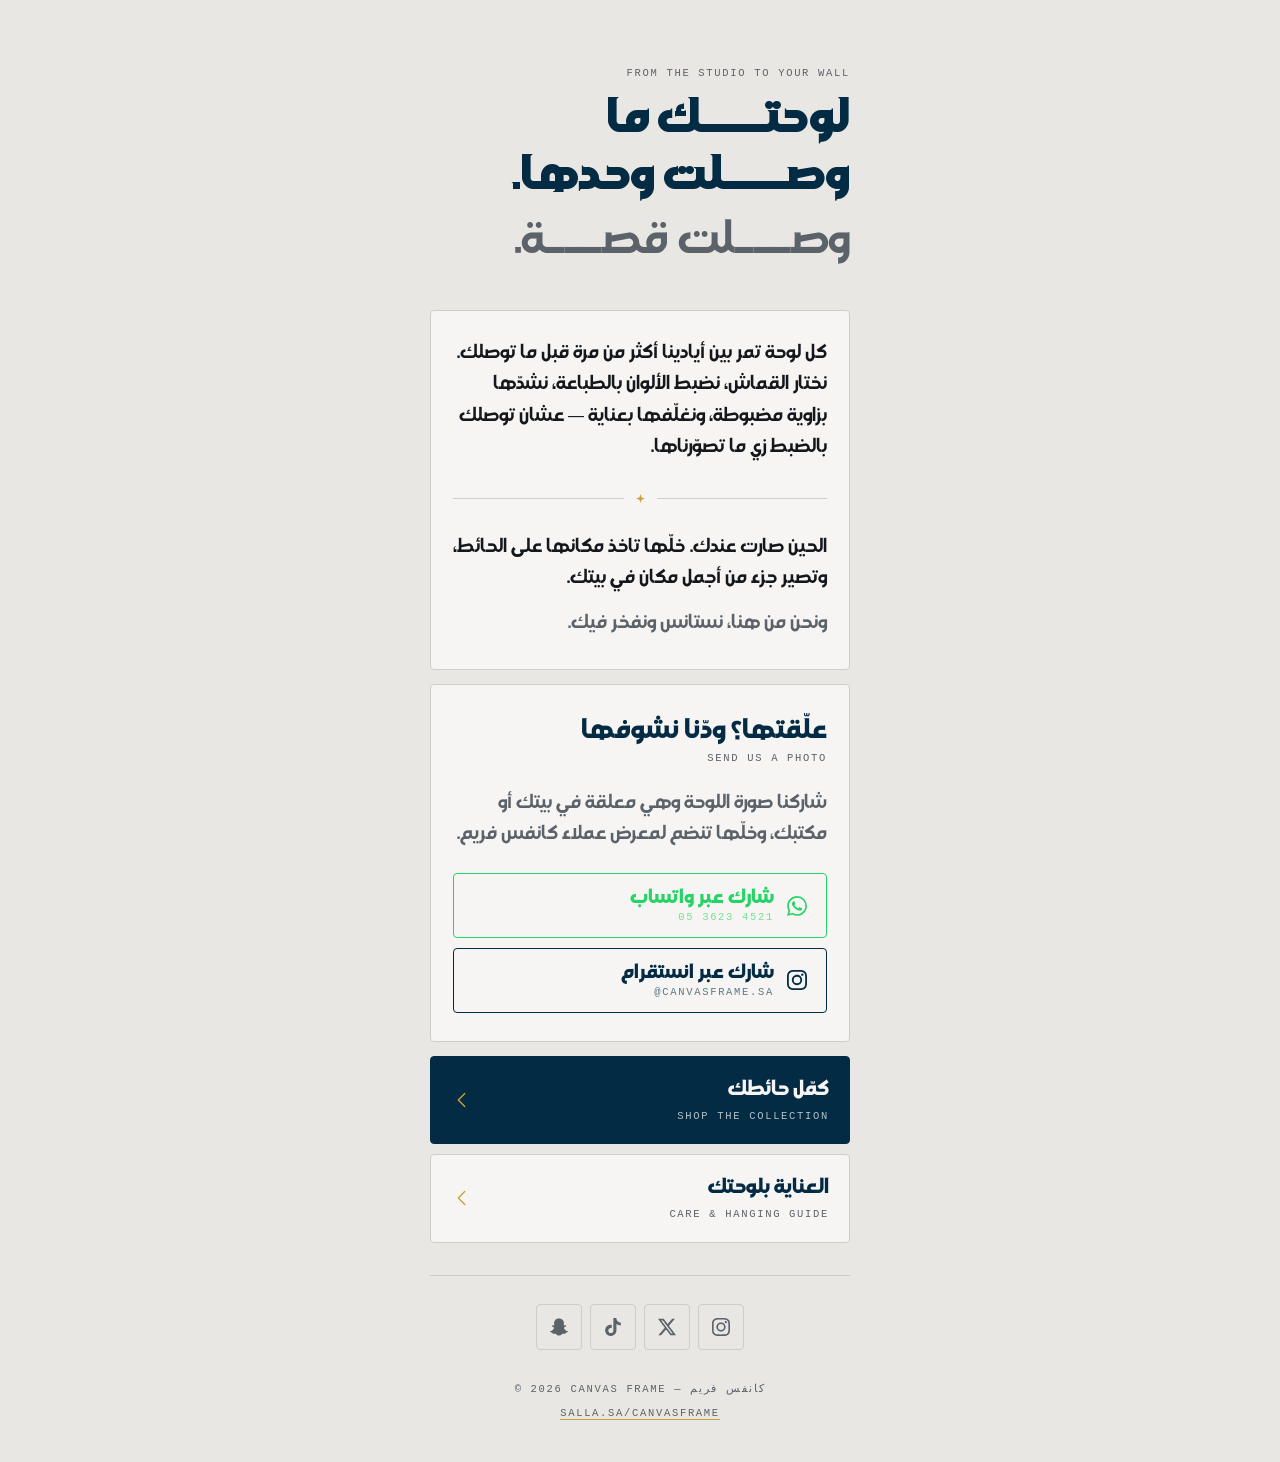
<file: index.html>
<!DOCTYPE html>
<html lang="ar" dir="rtl">
<head>
<meta charset="UTF-8">
<meta name="viewport" content="width=device-width, initial-scale=1.0, viewport-fit=cover">
<title>كانفس فريم — لوحتك وصلت | Canvas Frame</title>

<meta name="description" content="لوحتك ما وصلت وحدها. وصلت قصة. | Every Canvas Frame piece passes through our hands before it reaches your wall.">
<meta name="theme-color" content="#032b44">

<meta property="og:type" content="website">
<meta property="og:title" content="كانفس فريم — لوحتك وصلت | Canvas Frame">
<meta property="og:description" content="لوحتك ما وصلت وحدها. وصلت قصة.">
<meta property="og:image" content="https://aboodsu-source.github.io/canvas-frame/logo.svg">
<meta property="og:url" content="https://aboodsu-source.github.io/canvas-frame/">
<meta property="og:site_name" content="Canvas Frame">
<meta property="og:locale" content="ar_SA">

<meta name="twitter:card" content="summary_large_image">
<meta name="twitter:site" content="@canvasframe_sa">
<meta name="twitter:title" content="كانفس فريم — لوحتك وصلت | Canvas Frame">
<meta name="twitter:description" content="لوحتك ما وصلت وحدها. وصلت قصة.">
<meta name="twitter:image" content="https://aboodsu-source.github.io/canvas-frame/logo.svg">

<link rel="stylesheet" href="brand.css?v=4">
</head>
<body>

<div class="wrap">

  <div class="statement">
    <span class="stamp">From the studio to your wall</span>
    <h1>
      لوحتـــك ما وصـــلت وحدها.
      <em>وصـــلت قصـــة.</em>
    </h1>
  </div>

  <div class="card">
    <p>كل لوحة تمر بين أيادينا أكثر من مرة قبل ما توصلك. نختار القماش، نضبط الألوان بالطباعة، نشدّها بزاوية مضبوطة، ونغلّفها بعناية — عشان توصلك بالضبط زي ما تصوّرناها.</p>
    <div class="divider">
      <svg width="20" height="20" viewBox="0 0 24 24" aria-hidden="true"><path d="M12 0l3 9 9 3-9 3-3 9-3-9-9-3 9-3z"/></svg>
    </div>
    <p>الحين صارت عندك. خلّها تاخذ مكانها على الحائط، وتصير جزء من أجمل مكان في بيتك.</p>
    <p class="muted">ونحن من هنا، نستانس ونفخر فيك.</p>
  </div>

  <!-- ─── Their proven CTA: the photo comes back, and so do they ─── -->
  <div class="card">
    <h2>علّقتها؟ ودّنا نشوفها</h2>
    <span class="stamp">Send us a photo</span>
    <p class="muted">شاركنا صورة اللوحة وهي معلقة في بيتك أو مكتبك، وخلّها تنضم لمعرض عملاء كانفس فريم.</p>

    <div class="btn-stack">
      <a class="btn btn--wa" href="https://wa.me/966536234521" target="_blank" rel="noopener">
        <svg width="20" height="20" viewBox="0 0 24 24"><path d="M17.472 14.382c-.297-.149-1.758-.867-2.03-.967-.273-.099-.471-.148-.67.15-.197.297-.767.966-.94 1.164-.173.199-.347.223-.644.075-.297-.15-1.255-.463-2.39-1.475-.883-.788-1.48-1.761-1.653-2.059-.173-.297-.018-.458.13-.606.134-.133.298-.347.446-.52.149-.174.198-.298.298-.497.099-.198.05-.371-.025-.52-.075-.149-.669-1.612-.916-2.207-.242-.579-.487-.5-.669-.51-.173-.008-.371-.01-.57-.01-.198 0-.52.074-.792.372-.272.297-1.04 1.016-1.04 2.479 0 1.462 1.065 2.875 1.213 3.074.149.198 2.096 3.2 5.077 4.487.709.306 1.262.489 1.694.625.712.227 1.36.195 1.871.118.571-.085 1.758-.719 2.006-1.413.248-.694.248-1.289.173-1.413-.074-.124-.272-.198-.57-.347m-5.421 7.403h-.004a9.87 9.87 0 01-5.031-1.378l-.361-.214-3.741.982.998-3.648-.235-.374a9.86 9.86 0 01-1.51-5.26c.001-5.45 4.436-9.884 9.888-9.884 2.64 0 5.122 1.03 6.988 2.898a9.825 9.825 0 012.893 6.994c-.003 5.45-4.437 9.884-9.885 9.884m8.413-18.297A11.815 11.815 0 0012.05 0C5.495 0 .16 5.335.157 11.892c0 2.096.547 4.142 1.588 5.945L.057 24l6.305-1.654a11.882 11.882 0 005.683 1.448h.005c6.554 0 11.89-5.335 11.893-11.893a11.821 11.821 0 00-3.48-8.413Z"/></svg>
        <span>
          شارك عبر واتساب
          <span class="stamp">05 3623 4521</span>
        </span>
      </a>
      <a class="btn" href="https://instagram.com/canvasframe.sa" target="_blank" rel="noopener">
        <svg width="20" height="20" viewBox="0 0 24 24"><path d="M7.0301.084c-1.2768.0602-2.1487.264-2.911.5634-.7888.3075-1.4575.72-2.1228 1.3877-.6652.6677-1.075 1.3368-1.3802 2.127-.2954.7638-.4956 1.6365-.552 2.914-.0564 1.2775-.0689 1.6882-.0626 4.947.0062 3.2586.0206 3.6671.0825 4.9473.061 1.2765.264 2.1482.5635 2.9107.308.7889.72 1.4573 1.388 2.1228.6679.6655 1.3365 1.0743 2.1285 1.38.7632.295 1.6361.4961 2.9134.552 1.2773.056 1.6884.069 4.9462.0627 3.2578-.0062 3.668-.0207 4.9478-.0814 1.28-.0607 2.147-.2652 2.9098-.5633.7889-.3086 1.4578-.72 2.1228-1.3881.665-.6682 1.0745-1.3378 1.3795-2.1284.2957-.7632.4966-1.636.552-2.9124.056-1.2809.0692-1.6898.063-4.948-.0063-3.2583-.021-3.6668-.0817-4.9465-.0607-1.2797-.264-2.1487-.5633-2.9117-.3084-.7889-.72-1.4568-1.3876-2.1228C21.2982 1.33 20.628.9208 19.8378.6165 19.074.321 18.2017.1197 16.9244.0645 15.6471.0093 15.236-.005 11.977.0014 8.718.0076 8.31.0215 7.0301.0839m.1402 21.6932c-1.17-.0509-1.8053-.2453-2.2287-.408-.5606-.216-.96-.4771-1.3819-.895-.422-.4178-.6811-.8186-.9-1.378-.1644-.4234-.3624-1.058-.4171-2.228-.0595-1.2645-.072-1.6442-.079-4.848-.007-3.2037.0053-3.583.0607-4.848.05-1.169.2456-1.805.408-2.2282.216-.5613.4762-.96.895-1.3816.4188-.4217.8184-.6814 1.3783-.9003.423-.1651 1.0575-.3614 2.227-.4171 1.2655-.06 1.6447-.072 4.848-.079 3.2033-.007 3.5835.005 4.8495.0608 1.169.0508 1.8053.2445 2.228.408.5608.216.96.4754 1.3816.895.4217.4194.6816.8176.9005 1.3787.1653.4217.3617 1.056.4169 2.2263.0602 1.2655.0739 1.645.0796 4.848.0058 3.203-.0055 3.5834-.061 4.848-.051 1.17-.245 1.8055-.408 2.2294-.216.5604-.4763.96-.8954 1.3814-.419.4215-.8181.6811-1.3783.9-.4224.1649-1.0577.3617-2.2262.4174-1.2656.0595-1.6448.072-4.8493.079-3.2045.007-3.5825-.006-4.848-.0608M16.953 5.5864A1.44 1.44 0 1 0 18.39 4.144a1.44 1.44 0 0 0-1.437 1.4424M5.8385 12.012c.0067 3.4032 2.7706 6.1557 6.173 6.1493 3.4026-.0065 6.157-2.7701 6.1506-6.1733-.0065-3.4032-2.771-6.1565-6.174-6.1498-3.403.0067-6.156 2.771-6.1496 6.1738M8 12.0077a4 4 0 1 1 4.008 3.9921A3.9996 3.9996 0 0 1 8 12.0077"/></svg>
        <span>
          شارك عبر انستقرام
          <span class="stamp">@canvasframe.sa</span>
        </span>
      </a>
    </div>
  </div>

  <!-- ─── Actions ─── -->
  <nav class="actions">

    <a class="action action--lead" href="https://salla.sa/canvasframe" target="_blank" rel="noopener">
      <span>
        <span class="action-ar">كمّل حائطك</span>
        <span class="stamp">Shop the collection</span>
      </span>
      <svg width="20" height="20" class="arrow" viewBox="0 0 24 24" aria-hidden="true">
        <path d="M15 5l-7 7 7 7" stroke-linecap="round" stroke-linejoin="round"/>
      </svg>
    </a>

    <a class="action" href="care.html">
      <span>
        <span class="action-ar">العناية بلوحتك</span>
        <span class="stamp">Care &amp; hanging guide</span>
      </span>
      <svg width="20" height="20" class="arrow" viewBox="0 0 24 24" aria-hidden="true">
        <path d="M15 5l-7 7 7 7" stroke-linecap="round" stroke-linejoin="round"/>
      </svg>
    </a>

  </nav>

  <div class="social">
    <a href="https://instagram.com/canvasframe.sa" target="_blank" rel="noopener" aria-label="Instagram">
      <svg width="20" height="20" viewBox="0 0 24 24"><path d="M7.0301.084c-1.2768.0602-2.1487.264-2.911.5634-.7888.3075-1.4575.72-2.1228 1.3877-.6652.6677-1.075 1.3368-1.3802 2.127-.2954.7638-.4956 1.6365-.552 2.914-.0564 1.2775-.0689 1.6882-.0626 4.947.0062 3.2586.0206 3.6671.0825 4.9473.061 1.2765.264 2.1482.5635 2.9107.308.7889.72 1.4573 1.388 2.1228.6679.6655 1.3365 1.0743 2.1285 1.38.7632.295 1.6361.4961 2.9134.552 1.2773.056 1.6884.069 4.9462.0627 3.2578-.0062 3.668-.0207 4.9478-.0814 1.28-.0607 2.147-.2652 2.9098-.5633.7889-.3086 1.4578-.72 2.1228-1.3881.665-.6682 1.0745-1.3378 1.3795-2.1284.2957-.7632.4966-1.636.552-2.9124.056-1.2809.0692-1.6898.063-4.948-.0063-3.2583-.021-3.6668-.0817-4.9465-.0607-1.2797-.264-2.1487-.5633-2.9117-.3084-.7889-.72-1.4568-1.3876-2.1228C21.2982 1.33 20.628.9208 19.8378.6165 19.074.321 18.2017.1197 16.9244.0645 15.6471.0093 15.236-.005 11.977.0014 8.718.0076 8.31.0215 7.0301.0839m.1402 21.6932c-1.17-.0509-1.8053-.2453-2.2287-.408-.5606-.216-.96-.4771-1.3819-.895-.422-.4178-.6811-.8186-.9-1.378-.1644-.4234-.3624-1.058-.4171-2.228-.0595-1.2645-.072-1.6442-.079-4.848-.007-3.2037.0053-3.583.0607-4.848.05-1.169.2456-1.805.408-2.2282.216-.5613.4762-.96.895-1.3816.4188-.4217.8184-.6814 1.3783-.9003.423-.1651 1.0575-.3614 2.227-.4171 1.2655-.06 1.6447-.072 4.848-.079 3.2033-.007 3.5835.005 4.8495.0608 1.169.0508 1.8053.2445 2.228.408.5608.216.96.4754 1.3816.895.4217.4194.6816.8176.9005 1.3787.1653.4217.3617 1.056.4169 2.2263.0602 1.2655.0739 1.645.0796 4.848.0058 3.203-.0055 3.5834-.061 4.848-.051 1.17-.245 1.8055-.408 2.2294-.216.5604-.4763.96-.8954 1.3814-.419.4215-.8181.6811-1.3783.9-.4224.1649-1.0577.3617-2.2262.4174-1.2656.0595-1.6448.072-4.8493.079-3.2045.007-3.5825-.006-4.848-.0608M16.953 5.5864A1.44 1.44 0 1 0 18.39 4.144a1.44 1.44 0 0 0-1.437 1.4424M5.8385 12.012c.0067 3.4032 2.7706 6.1557 6.173 6.1493 3.4026-.0065 6.157-2.7701 6.1506-6.1733-.0065-3.4032-2.771-6.1565-6.174-6.1498-3.403.0067-6.156 2.771-6.1496 6.1738M8 12.0077a4 4 0 1 1 4.008 3.9921A3.9996 3.9996 0 0 1 8 12.0077"/></svg>
    </a>
    <a href="https://x.com/canvasframe_sa" target="_blank" rel="noopener" aria-label="X">
      <svg width="20" height="20" viewBox="0 0 24 24"><path d="M18.901 1.153h3.68l-8.04 9.19L24 22.846h-7.406l-5.8-7.584-6.638 7.584H.474l8.6-9.83L0 1.154h7.594l5.243 6.932ZM17.61 20.644h2.039L6.486 3.24H4.298Z"/></svg>
    </a>
    <a href="https://www.tiktok.com/@canvasframe_sa" target="_blank" rel="noopener" aria-label="TikTok">
      <svg width="20" height="20" viewBox="0 0 24 24"><path d="M12.525.02c1.31-.02 2.61-.01 3.91-.02.08 1.53.63 3.09 1.75 4.17 1.12 1.11 2.7 1.62 4.24 1.79v4.03c-1.44-.05-2.89-.35-4.2-.97-.57-.26-1.1-.59-1.62-.93-.01 2.92.01 5.84-.02 8.75-.08 1.4-.54 2.79-1.35 3.94-1.31 1.92-3.58 3.17-5.91 3.21-1.43.08-2.86-.31-4.08-1.03-2.02-1.19-3.44-3.37-3.65-5.71-.02-.5-.03-1-.01-1.49.18-1.9 1.12-3.72 2.58-4.96 1.66-1.44 3.98-2.13 6.15-1.72.02 1.48-.04 2.96-.04 4.44-.99-.32-2.15-.23-3.02.37-.63.41-1.11 1.04-1.36 1.75-.21.51-.15 1.07-.14 1.61.24 1.64 1.82 3.02 3.5 2.87 1.12-.01 2.19-.66 2.77-1.61.19-.33.4-.67.41-1.06.1-1.79.06-3.57.07-5.36.01-4.03-.01-8.05.02-12.07z"/></svg>
    </a>
    <a href="https://www.snapchat.com/add/canvasframe.sa" target="_blank" rel="noopener" aria-label="Snapchat">
      <svg width="20" height="20" viewBox="0 0 24 24"><path d="M12.206.793c.99 0 4.347.276 5.93 3.821.529 1.193.403 3.219.299 4.847l-.003.06c-.012.18-.022.345-.03.51.075.045.203.09.401.09.3-.016.659-.12 1.033-.301.165-.088.344-.104.464-.104.182 0 .359.029.509.09.45.149.734.479.734.838.015.449-.39.839-1.213 1.168-.089.029-.209.075-.344.119-.45.135-1.139.36-1.333.81-.09.224-.061.524.12.868l.015.015c.06.136 1.526 3.475 4.791 4.014.255.044.435.27.42.509 0 .075-.015.149-.045.225-.24.569-1.273.988-3.146 1.271-.059.091-.12.375-.164.57-.029.179-.074.36-.134.553-.076.271-.27.405-.555.405h-.03c-.135 0-.313-.031-.538-.074-.36-.075-.765-.135-1.273-.135-.3 0-.599.015-.913.074-.6.104-1.123.464-1.723.884-.853.599-1.826 1.288-3.294 1.288-.06 0-.119-.015-.18-.015h-.149c-1.468 0-2.427-.675-3.279-1.288-.599-.42-1.107-.779-1.707-.884-.314-.045-.629-.074-.928-.074-.54 0-.958.089-1.272.149-.211.043-.391.074-.54.074-.374 0-.523-.224-.583-.42-.061-.192-.09-.389-.135-.567-.046-.181-.105-.494-.166-.57-1.918-.222-2.95-.642-3.189-1.226-.031-.063-.052-.15-.055-.225-.015-.243.165-.465.42-.509 3.264-.54 4.73-3.879 4.791-4.02l.016-.029c.18-.345.224-.645.119-.869-.195-.434-.884-.658-1.332-.809-.121-.029-.24-.074-.346-.119-1.107-.435-1.257-.93-1.197-1.273.09-.479.674-.793 1.168-.793.146 0 .27.029.383.074.42.194.789.3 1.104.3.234 0 .384-.06.465-.105l-.046-.569c-.098-1.626-.225-3.651.307-4.837C7.392 1.077 10.739.807 11.727.807l.419-.015h.06z"/></svg>
    </a>
  </div>

  <footer>
    <span class="stamp">© 2026 Canvas Frame — كانفس فريم</span>
    <span class="stamp"><a href="https://salla.sa/canvasframe">salla.sa/canvasframe</a></span>
  </footer>

</div>

</body>
</html>
</file>
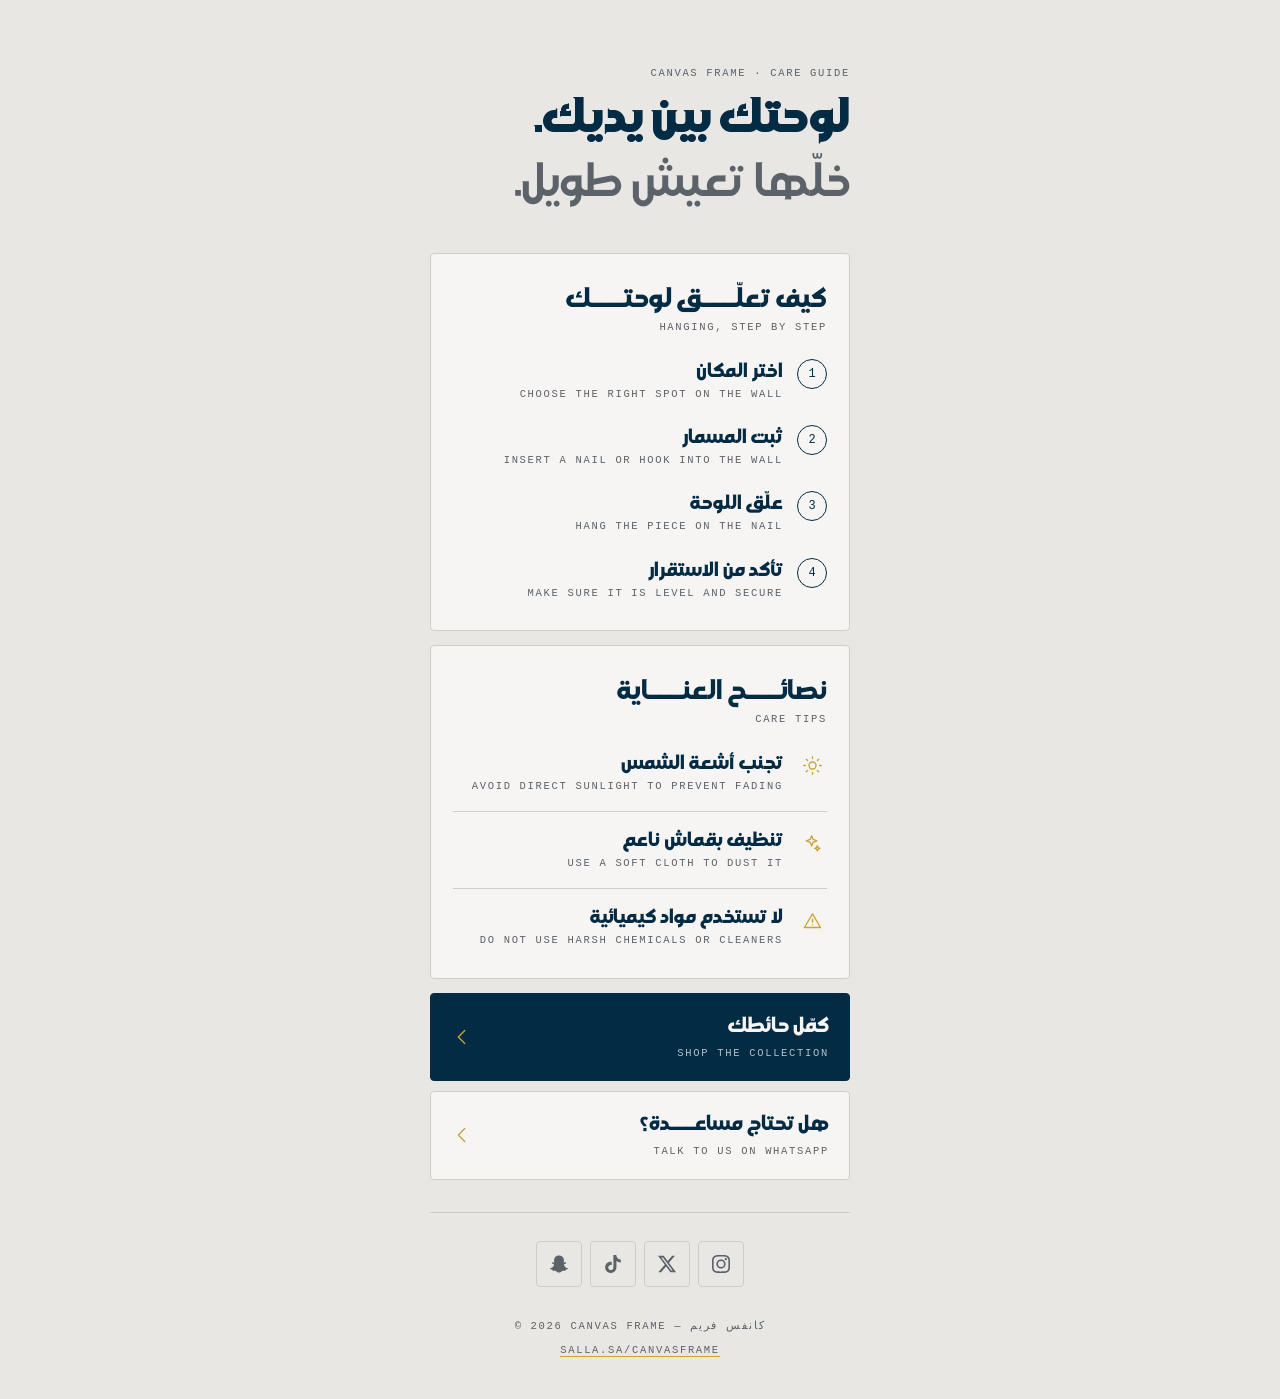
<file: care.html>
<!DOCTYPE html>
<html lang="ar" dir="rtl">
<head>
<meta charset="UTF-8">
<meta name="viewport" content="width=device-width, initial-scale=1.0, viewport-fit=cover">
<title>كانفس فريم — دليل العناية | Canvas Frame — Care Guide</title>

<meta name="description" content="كيف تعلّق لوحتك وتعتني فيها | How to hang and care for your Canvas Frame piece">
<meta name="theme-color" content="#032b44">

<meta property="og:type" content="website">
<meta property="og:title" content="كانفس فريم — دليل العناية | Canvas Frame — Care Guide">
<meta property="og:description" content="كيف تعلّق لوحتك وتعتني فيها | How to hang and care for your Canvas Frame piece">
<meta property="og:image" content="https://aboodsu-source.github.io/canvas-frame/logo.svg">
<meta property="og:url" content="https://aboodsu-source.github.io/canvas-frame/care.html">
<meta property="og:site_name" content="Canvas Frame">
<meta property="og:locale" content="ar_SA">
<meta property="og:locale:alternate" content="en_US">

<meta name="twitter:card" content="summary_large_image">
<meta name="twitter:site" content="@canvasframe_sa">
<meta name="twitter:title" content="كانفس فريم — دليل العناية | Canvas Frame — Care Guide">
<meta name="twitter:description" content="كيف تعلّق لوحتك وتعتني فيها | How to hang and care for your Canvas Frame piece">
<meta name="twitter:image" content="https://aboodsu-source.github.io/canvas-frame/logo.svg">

<link rel="stylesheet" href="brand.css?v=4">
</head>
<body>

<div class="wrap">

  <div class="statement">
    <span class="stamp">Canvas Frame · Care guide</span>
    <h1>
      لوحتك بين يديك.
      <span>خلّها تعيش طويل.</span>
    </h1>
  </div>

  <!-- ─── Hanging: a real sequence, so it is numbered ─── -->
  <div class="card">
    <h2>كيف تعلّـــق لوحتـــك</h2>
    <span class="stamp">Hanging, step by step</span>

    <div class="step">
      <div class="step-num">1</div>
      <div>
        <p class="step-title">اختر المكان</p>
        <span class="stamp">Choose the right spot on the wall</span>
      </div>
    </div>

    <div class="step">
      <div class="step-num">2</div>
      <div>
        <p class="step-title">ثبت المسمار</p>
        <span class="stamp">Insert a nail or hook into the wall</span>
      </div>
    </div>

    <div class="step">
      <div class="step-num">3</div>
      <div>
        <p class="step-title">علّق اللوحة</p>
        <span class="stamp">Hang the piece on the nail</span>
      </div>
    </div>

    <div class="step">
      <div class="step-num">4</div>
      <div>
        <p class="step-title">تأكد من الاستقرار</p>
        <span class="stamp">Make sure it is level and secure</span>
      </div>
    </div>
  </div>

  <!-- ─── Care: a flat list. Order carries nothing, so no numbers ─── -->
  <div class="card">
    <h2>نصائـــح العنـــاية</h2>
    <span class="stamp">Care tips</span>

    <div class="tip">
      <span class="tip-icon">
        <svg width="20" height="20" viewBox="0 0 24 24" aria-hidden="true">
          <circle cx="12" cy="12" r="4"/>
          <path d="M12 2v2M12 20v2M4.93 4.93l1.41 1.41M17.66 17.66l1.41 1.41M2 12h2M20 12h2M4.93 19.07l1.41-1.41M17.66 6.34l1.41-1.41"/>
        </svg>
      </span>
      <div>
        <p class="tip-title">تجنب أشعة الشمس</p>
        <span class="stamp">Avoid direct sunlight to prevent fading</span>
      </div>
    </div>

    <div class="tip">
      <span class="tip-icon">
        <svg width="20" height="20" viewBox="0 0 24 24" aria-hidden="true">
          <path d="M11 3l1.7 4.3L17 9l-4.3 1.7L11 15l-1.7-4.3L5 9l4.3-1.7z"/>
          <path d="M17.5 14.5l.9 2.1 2.1.9-2.1.9-.9 2.1-.9-2.1-2.1-.9 2.1-.9z"/>
        </svg>
      </span>
      <div>
        <p class="tip-title">تنظيف بقماش ناعم</p>
        <span class="stamp">Use a soft cloth to dust it</span>
      </div>
    </div>

    <div class="tip">
      <span class="tip-icon">
        <svg width="20" height="20" viewBox="0 0 24 24" aria-hidden="true">
          <path d="M12 4.5L2.8 20h18.4z"/>
          <path d="M12 10.5v3.5M12 17h.01"/>
        </svg>
      </span>
      <div>
        <p class="tip-title">لا تستخدم مواد كيميائية</p>
        <span class="stamp">Do not use harsh chemicals or cleaners</span>
      </div>
    </div>
  </div>

  <!-- ─── Actions ─── -->
  <nav class="actions">

    <a class="action action--lead" href="https://salla.sa/canvasframe" target="_blank" rel="noopener">
      <span>
        <span class="action-ar">كمّل حائطك</span>
        <span class="stamp">Shop the collection</span>
      </span>
      <svg width="20" height="20" class="arrow" viewBox="0 0 24 24" aria-hidden="true">
        <path d="M15 5l-7 7 7 7" stroke-linecap="round" stroke-linejoin="round"/>
      </svg>
    </a>

    <a class="action" href="https://wa.me/966536234521" target="_blank" rel="noopener">
      <span>
        <span class="action-ar">هل تحتاج مساعـــدة؟</span>
        <span class="stamp">Talk to us on WhatsApp</span>
      </span>
      <svg width="20" height="20" class="arrow" viewBox="0 0 24 24" aria-hidden="true">
        <path d="M15 5l-7 7 7 7" stroke-linecap="round" stroke-linejoin="round"/>
      </svg>
    </a>

  </nav>

  <div class="social">
    <a href="https://instagram.com/canvasframe.sa" target="_blank" rel="noopener" aria-label="Instagram">
      <svg width="20" height="20" viewBox="0 0 24 24"><path d="M7.0301.084c-1.2768.0602-2.1487.264-2.911.5634-.7888.3075-1.4575.72-2.1228 1.3877-.6652.6677-1.075 1.3368-1.3802 2.127-.2954.7638-.4956 1.6365-.552 2.914-.0564 1.2775-.0689 1.6882-.0626 4.947.0062 3.2586.0206 3.6671.0825 4.9473.061 1.2765.264 2.1482.5635 2.9107.308.7889.72 1.4573 1.388 2.1228.6679.6655 1.3365 1.0743 2.1285 1.38.7632.295 1.6361.4961 2.9134.552 1.2773.056 1.6884.069 4.9462.0627 3.2578-.0062 3.668-.0207 4.9478-.0814 1.28-.0607 2.147-.2652 2.9098-.5633.7889-.3086 1.4578-.72 2.1228-1.3881.665-.6682 1.0745-1.3378 1.3795-2.1284.2957-.7632.4966-1.636.552-2.9124.056-1.2809.0692-1.6898.063-4.948-.0063-3.2583-.021-3.6668-.0817-4.9465-.0607-1.2797-.264-2.1487-.5633-2.9117-.3084-.7889-.72-1.4568-1.3876-2.1228C21.2982 1.33 20.628.9208 19.8378.6165 19.074.321 18.2017.1197 16.9244.0645 15.6471.0093 15.236-.005 11.977.0014 8.718.0076 8.31.0215 7.0301.0839m.1402 21.6932c-1.17-.0509-1.8053-.2453-2.2287-.408-.5606-.216-.96-.4771-1.3819-.895-.422-.4178-.6811-.8186-.9-1.378-.1644-.4234-.3624-1.058-.4171-2.228-.0595-1.2645-.072-1.6442-.079-4.848-.007-3.2037.0053-3.583.0607-4.848.05-1.169.2456-1.805.408-2.2282.216-.5613.4762-.96.895-1.3816.4188-.4217.8184-.6814 1.3783-.9003.423-.1651 1.0575-.3614 2.227-.4171 1.2655-.06 1.6447-.072 4.848-.079 3.2033-.007 3.5835.005 4.8495.0608 1.169.0508 1.8053.2445 2.228.408.5608.216.96.4754 1.3816.895.4217.4194.6816.8176.9005 1.3787.1653.4217.3617 1.056.4169 2.2263.0602 1.2655.0739 1.645.0796 4.848.0058 3.203-.0055 3.5834-.061 4.848-.051 1.17-.245 1.8055-.408 2.2294-.216.5604-.4763.96-.8954 1.3814-.419.4215-.8181.6811-1.3783.9-.4224.1649-1.0577.3617-2.2262.4174-1.2656.0595-1.6448.072-4.8493.079-3.2045.007-3.5825-.006-4.848-.0608M16.953 5.5864A1.44 1.44 0 1 0 18.39 4.144a1.44 1.44 0 0 0-1.437 1.4424M5.8385 12.012c.0067 3.4032 2.7706 6.1557 6.173 6.1493 3.4026-.0065 6.157-2.7701 6.1506-6.1733-.0065-3.4032-2.771-6.1565-6.174-6.1498-3.403.0067-6.156 2.771-6.1496 6.1738M8 12.0077a4 4 0 1 1 4.008 3.9921A3.9996 3.9996 0 0 1 8 12.0077"/></svg>
    </a>
    <a href="https://x.com/canvasframe_sa" target="_blank" rel="noopener" aria-label="X">
      <svg width="20" height="20" viewBox="0 0 24 24"><path d="M18.901 1.153h3.68l-8.04 9.19L24 22.846h-7.406l-5.8-7.584-6.638 7.584H.474l8.6-9.83L0 1.154h7.594l5.243 6.932ZM17.61 20.644h2.039L6.486 3.24H4.298Z"/></svg>
    </a>
    <a href="https://www.tiktok.com/@canvasframe_sa" target="_blank" rel="noopener" aria-label="TikTok">
      <svg width="20" height="20" viewBox="0 0 24 24"><path d="M12.525.02c1.31-.02 2.61-.01 3.91-.02.08 1.53.63 3.09 1.75 4.17 1.12 1.11 2.7 1.62 4.24 1.79v4.03c-1.44-.05-2.89-.35-4.2-.97-.57-.26-1.1-.59-1.62-.93-.01 2.92.01 5.84-.02 8.75-.08 1.4-.54 2.79-1.35 3.94-1.31 1.92-3.58 3.17-5.91 3.21-1.43.08-2.86-.31-4.08-1.03-2.02-1.19-3.44-3.37-3.65-5.71-.02-.5-.03-1-.01-1.49.18-1.9 1.12-3.72 2.58-4.96 1.66-1.44 3.98-2.13 6.15-1.72.02 1.48-.04 2.96-.04 4.44-.99-.32-2.15-.23-3.02.37-.63.41-1.11 1.04-1.36 1.75-.21.51-.15 1.07-.14 1.61.24 1.64 1.82 3.02 3.5 2.87 1.12-.01 2.19-.66 2.77-1.61.19-.33.4-.67.41-1.06.1-1.79.06-3.57.07-5.36.01-4.03-.01-8.05.02-12.07z"/></svg>
    </a>
    <a href="https://www.snapchat.com/add/canvasframe.sa" target="_blank" rel="noopener" aria-label="Snapchat">
      <svg width="20" height="20" viewBox="0 0 24 24"><path d="M12.206.793c.99 0 4.347.276 5.93 3.821.529 1.193.403 3.219.299 4.847l-.003.06c-.012.18-.022.345-.03.51.075.045.203.09.401.09.3-.016.659-.12 1.033-.301.165-.088.344-.104.464-.104.182 0 .359.029.509.09.45.149.734.479.734.838.015.449-.39.839-1.213 1.168-.089.029-.209.075-.344.119-.45.135-1.139.36-1.333.81-.09.224-.061.524.12.868l.015.015c.06.136 1.526 3.475 4.791 4.014.255.044.435.27.42.509 0 .075-.015.149-.045.225-.24.569-1.273.988-3.146 1.271-.059.091-.12.375-.164.57-.029.179-.074.36-.134.553-.076.271-.27.405-.555.405h-.03c-.135 0-.313-.031-.538-.074-.36-.075-.765-.135-1.273-.135-.3 0-.599.015-.913.074-.6.104-1.123.464-1.723.884-.853.599-1.826 1.288-3.294 1.288-.06 0-.119-.015-.18-.015h-.149c-1.468 0-2.427-.675-3.279-1.288-.599-.42-1.107-.779-1.707-.884-.314-.045-.629-.074-.928-.074-.54 0-.958.089-1.272.149-.211.043-.391.074-.54.074-.374 0-.523-.224-.583-.42-.061-.192-.09-.389-.135-.567-.046-.181-.105-.494-.166-.57-1.918-.222-2.95-.642-3.189-1.226-.031-.063-.052-.15-.055-.225-.015-.243.165-.465.42-.509 3.264-.54 4.73-3.879 4.791-4.02l.016-.029c.18-.345.224-.645.119-.869-.195-.434-.884-.658-1.332-.809-.121-.029-.24-.074-.346-.119-1.107-.435-1.257-.93-1.197-1.273.09-.479.674-.793 1.168-.793.146 0 .27.029.383.074.42.194.789.3 1.104.3.234 0 .384-.06.465-.105l-.046-.569c-.098-1.626-.225-3.651.307-4.837C7.392 1.077 10.739.807 11.727.807l.419-.015h.06z"/></svg>
    </a>
  </div>

  <footer>
    <span class="stamp">© 2026 Canvas Frame — كانفس فريم</span>
    <span class="stamp"><a href="https://salla.sa/canvasframe">salla.sa/canvasframe</a></span>
  </footer>

</div>

</body>
</html>
</file>
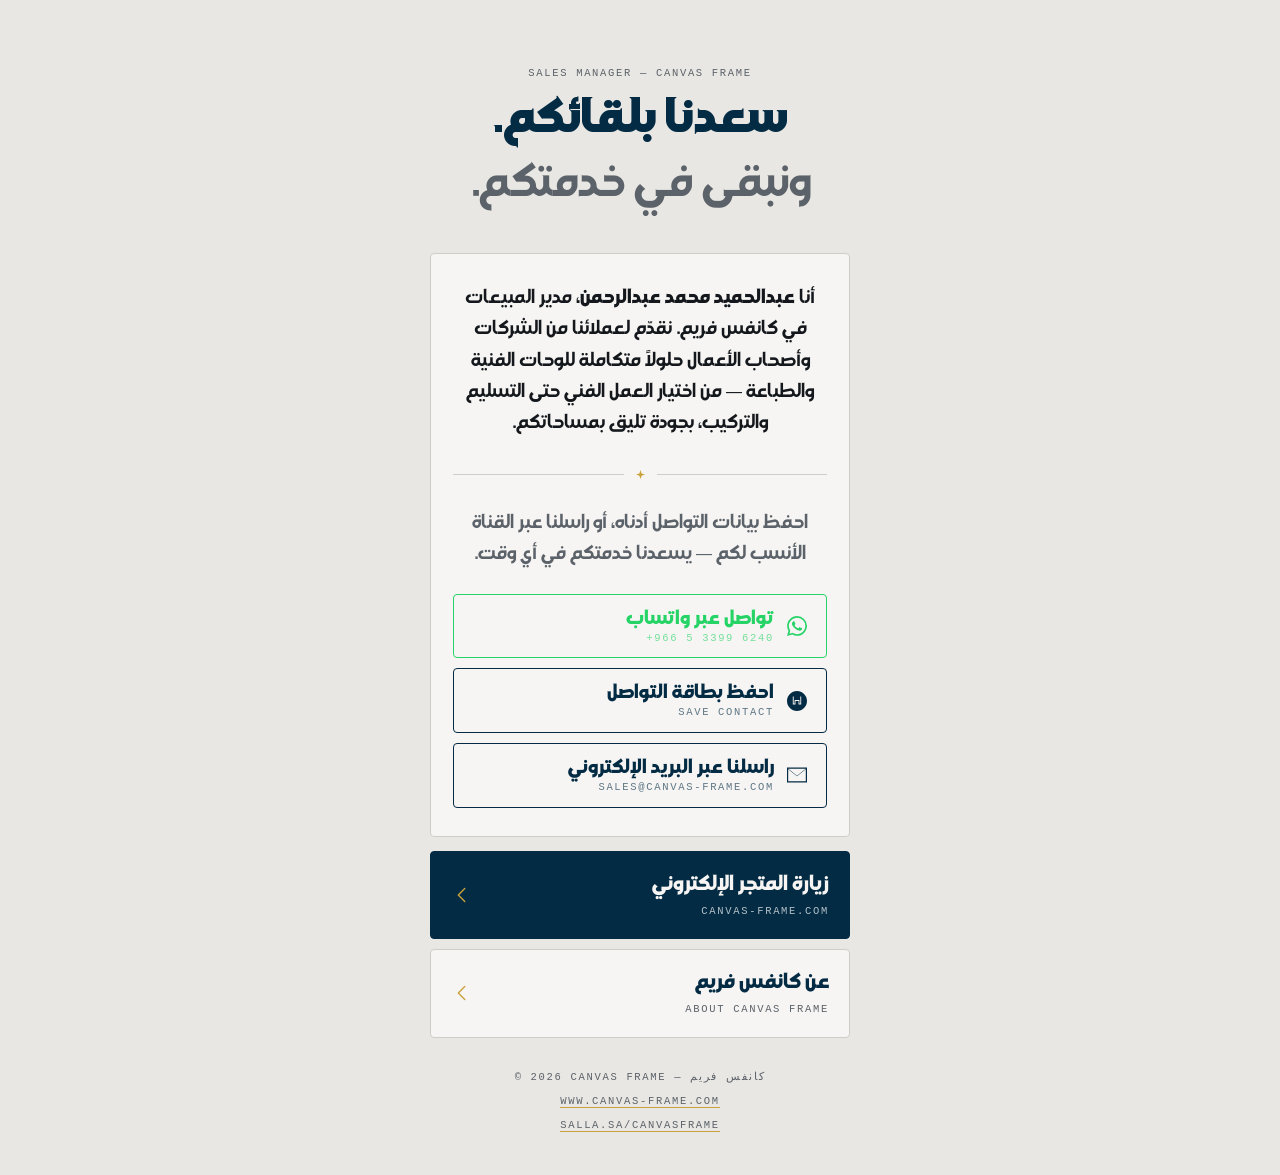
<file: contact.html>
<!DOCTYPE html>
<html lang="ar" dir="rtl">
<head>
<meta charset="UTF-8">
<meta name="viewport" content="width=device-width, initial-scale=1.0, viewport-fit=cover">
<title>كانفس فريم — إدارة المبيعات | Canvas Frame</title>

<meta name="description" content="تواصل مباشر مع إدارة المبيعات في كانفس فريم — حلول اللوحات الفنية والطباعة للشركات وأصحاب الأعمال.">
<meta name="theme-color" content="#032b44">

<meta property="og:type" content="website">
<meta property="og:title" content="كانفس فريم — إدارة المبيعات | Canvas Frame">
<meta property="og:description" content="تواصل مباشر مع إدارة المبيعات في كانفس فريم — حلول اللوحات الفنية للشركات وأصحاب الأعمال.">
<meta property="og:image" content="https://aboodsu-source.github.io/canvas-frame/logo.svg">
<meta property="og:url" content="https://aboodsu-source.github.io/canvas-frame/contact.html">
<meta property="og:site_name" content="Canvas Frame">
<meta property="og:locale" content="ar_SA">

<meta name="twitter:card" content="summary_large_image">
<meta name="twitter:site" content="@canvasframe_sa">
<meta name="twitter:title" content="كانفس فريم — إدارة المبيعات | Canvas Frame">
<meta name="twitter:description" content="تواصل مباشر مع إدارة المبيعات في كانفس فريم.">
<meta name="twitter:image" content="https://aboodsu-source.github.io/canvas-frame/logo.svg">

<link rel="stylesheet" href="brand.css?v=5">
</head>
<body class="page-contact">

<div class="wrap">

  <div class="statement">
    <span class="stamp">Sales Manager — Canvas Frame</span>
    <h1>
      سعدنا بلقائكم.
      <em>ونبقى في خدمتكم.</em>
    </h1>
  </div>

  <div class="card">
    <p>أنا <strong>عبدالحميد محمد عبدالرحمن</strong>، مدير المبيعات في كانفس فريم. نقدّم لعملائنا من الشركات وأصحاب الأعمال حلولاً متكاملة للوحات الفنية والطباعة — من اختيار العمل الفني حتى التسليم والتركيب، بجودة تليق بمساحاتكم.</p>
    <div class="divider">
      <svg width="20" height="20" viewBox="0 0 24 24" aria-hidden="true"><path d="M12 0l3 9 9 3-9 3-3 9-3-9-9-3 9-3z"/></svg>
    </div>
    <p class="muted">احفظ بيانات التواصل أدناه، أو راسلنا عبر القناة الأنسب لكم — يسعدنا خدمتكم في أي وقت.</p>

    <div class="btn-stack">
      <a class="btn btn--wa" href="https://wa.me/966533996240" target="_blank" rel="noopener">
        <svg width="20" height="20" viewBox="0 0 24 24"><path d="M17.472 14.382c-.297-.149-1.758-.867-2.03-.967-.273-.099-.471-.148-.67.15-.197.297-.767.966-.94 1.164-.173.199-.347.223-.644.075-.297-.15-1.255-.463-2.39-1.475-.883-.788-1.48-1.761-1.653-2.059-.173-.297-.018-.458.13-.606.134-.133.298-.347.446-.52.149-.174.198-.298.298-.497.099-.198.05-.371-.025-.52-.075-.149-.669-1.612-.916-2.207-.242-.579-.487-.5-.669-.51-.173-.008-.371-.01-.57-.01-.198 0-.52.074-.792.372-.272.297-1.04 1.016-1.04 2.479 0 1.462 1.065 2.875 1.213 3.074.149.198 2.096 3.2 5.077 4.487.709.306 1.262.489 1.694.625.712.227 1.36.195 1.871.118.571-.085 1.758-.719 2.006-1.413.248-.694.248-1.289.173-1.413-.074-.124-.272-.198-.57-.347m-5.421 7.403h-.004a9.87 9.87 0 01-5.031-1.378l-.361-.214-3.741.982.998-3.648-.235-.374a9.86 9.86 0 01-1.51-5.26c.001-5.45 4.436-9.884 9.888-9.884 2.64 0 5.122 1.03 6.988 2.898a9.825 9.825 0 012.893 6.994c-.003 5.45-4.437 9.884-9.885 9.884m8.413-18.297A11.815 11.815 0 0012.05 0C5.495 0 .16 5.335.157 11.892c0 2.096.547 4.142 1.588 5.945L.057 24l6.305-1.654a11.882 11.882 0 005.683 1.448h.005c6.554 0 11.89-5.335 11.893-11.893a11.821 11.821 0 00-3.48-8.413Z"/></svg>
        <span>
          تواصل عبر واتساب
          <span class="stamp">+966 5 3399 6240</span>
        </span>
      </a>
      <a class="btn" href="hamid.vcf" download="abdulhamid-canvasframe.vcf">
        <svg width="20" height="20" viewBox="0 0 24 24"><path d="M12 0c-6.624 0-12 5.376-12 12s5.376 12 12 12 12-5.376 12-12-5.376-12-12-12m5.04 16.08h-3.24v-4.08h-3.6v4.08h-3.24v-9.48h1.08v8.4h1.08v-4.08h5.76v4.08h1.08v-8.4h1.08z"/></svg>
        <span>
          احفظ بطاقة التواصل
          <span class="stamp">Save contact</span>
        </span>
      </a>
      <a class="btn" href="mailto:sales@canvas-frame.com">
        <svg width="20" height="20" viewBox="0 0 24 24"><path d="M0 3v18h24v-18zm22.56 1.44-10.56 8.46-10.56-8.46zm-21.12.72 10.56 8.44 10.56-8.44v14.4h-21.12z"/></svg>
        <span>
          راسلنا عبر البريد الإلكتروني
          <span class="stamp">sales@canvas-frame.com</span>
        </span>
      </a>
    </div>
  </div>

  <nav class="actions">

    <a class="action action--lead" href="https://canvas-frame.com" target="_blank" rel="noopener">
      <span>
        <span class="action-ar">زيارة المتجر الإلكتروني</span>
        <span class="stamp">canvas-frame.com</span>
      </span>
      <svg width="20" height="20" class="arrow" viewBox="0 0 24 24" aria-hidden="true">
        <path d="M15 5l-7 7 7 7" stroke-linecap="round" stroke-linejoin="round"/>
      </svg>
    </a>

    <a class="action" href="index.html">
      <span>
        <span class="action-ar">عن كانفس فريم</span>
        <span class="stamp">About Canvas Frame</span>
      </span>
      <svg width="20" height="20" class="arrow" viewBox="0 0 24 24" aria-hidden="true">
        <path d="M15 5l-7 7 7 7" stroke-linecap="round" stroke-linejoin="round"/>
      </svg>
    </a>

  </nav>

  <footer>
    <span class="stamp">© 2026 Canvas Frame — كانفس فريم</span>
    <span class="stamp"><a href="https://www.canvas-frame.com">www.canvas-frame.com</a></span>
    <span class="stamp"><a href="https://salla.sa/canvasframe">salla.sa/canvasframe</a></span>
  </footer>

</div>

</body>
</html>
</file>
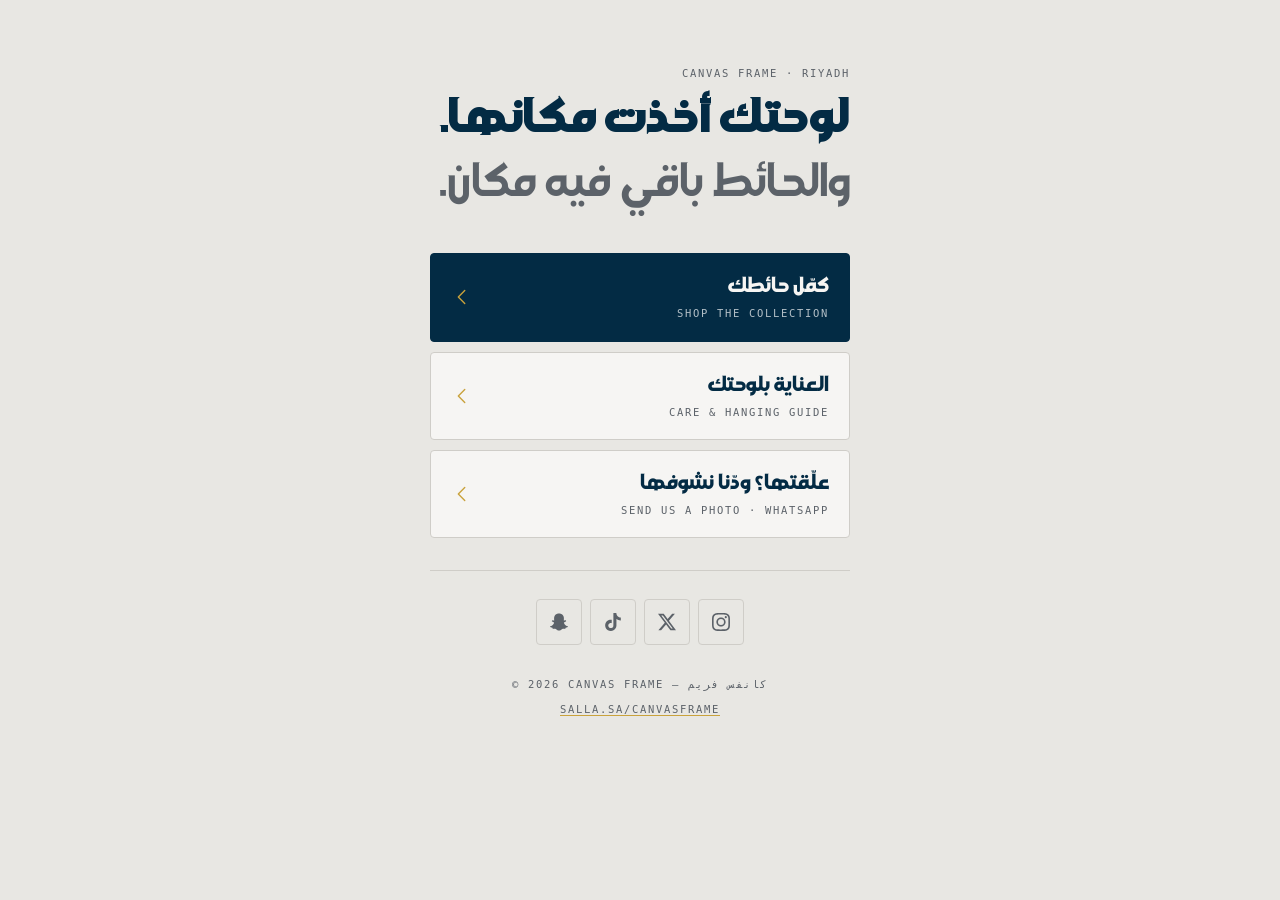
<file: frame.html>
<!DOCTYPE html>
<html lang="ar" dir="rtl">
<head>
<meta charset="UTF-8">
<meta name="viewport" content="width=device-width, initial-scale=1.0, viewport-fit=cover">
<title>كانفس فريم — والحائط باقي فيه مكان</title>

<meta name="description" content="لوحتك أخذت مكانها. شوف بقية الأعمال، واعتنِ بلوحتك، وشاركنا صورتها معلّقة.">
<meta name="theme-color" content="#032b44">

<meta property="og:type" content="website">
<meta property="og:title" content="كانفس فريم — والحائط باقي فيه مكان">
<meta property="og:description" content="لوحتك أخذت مكانها. شوف بقية الأعمال، واعتنِ بلوحتك، وشاركنا صورتها معلّقة.">
<meta property="og:image" content="https://aboodsu-source.github.io/canvas-frame/logo.svg">
<meta property="og:url" content="https://aboodsu-source.github.io/canvas-frame/frame.html">
<meta property="og:site_name" content="Canvas Frame">
<meta property="og:locale" content="ar_SA">

<link rel="stylesheet" href="brand.css?v=4">
</head>
<body>

<div class="wrap">

  <!-- ─── Statement ─── -->
  <div class="statement">
    <span class="stamp">Canvas Frame · Riyadh</span>
    <h1>
      لوحتك أخذت مكانها.
      <span>والحائط باقي فيه مكان.</span>
    </h1>
  </div>

  <!-- ─── Actions — add a new .action block here to extend the page ─── -->
  <nav class="actions">

    <!-- the QR exists to bring them back here -->
    <a class="action action--lead" href="https://salla.sa/canvasframe" target="_blank" rel="noopener">
      <span>
        <span class="action-ar">كمّل حائطك</span>
        <span class="stamp">Shop the collection</span>
      </span>
      <svg width="20" height="20" class="arrow" viewBox="0 0 24 24" aria-hidden="true">
        <path d="M15 5l-7 7 7 7" stroke-linecap="round" stroke-linejoin="round"/>
      </svg>
    </a>

    <a class="action" href="care.html">
      <span>
        <span class="action-ar">العناية بلوحتك</span>
        <span class="stamp">Care &amp; hanging guide</span>
      </span>
      <svg width="20" height="20" class="arrow" viewBox="0 0 24 24" aria-hidden="true">
        <path d="M15 5l-7 7 7 7" stroke-linecap="round" stroke-linejoin="round"/>
      </svg>
    </a>

    <a class="action" href="https://wa.me/966536234521" target="_blank" rel="noopener">
      <span>
        <span class="action-ar">علّقتها؟ ودّنا نشوفها</span>
        <span class="stamp">Send us a photo · WhatsApp</span>
      </span>
      <svg width="20" height="20" class="arrow" viewBox="0 0 24 24" aria-hidden="true">
        <path d="M15 5l-7 7 7 7" stroke-linecap="round" stroke-linejoin="round"/>
      </svg>
    </a>

  </nav>

  <!-- ─── Social ─── -->
  <div class="social">
    <a href="https://instagram.com/canvasframe.sa" target="_blank" rel="noopener" aria-label="Instagram">
      <svg width="20" height="20" viewBox="0 0 24 24"><path d="M7.0301.084c-1.2768.0602-2.1487.264-2.911.5634-.7888.3075-1.4575.72-2.1228 1.3877-.6652.6677-1.075 1.3368-1.3802 2.127-.2954.7638-.4956 1.6365-.552 2.914-.0564 1.2775-.0689 1.6882-.0626 4.947.0062 3.2586.0206 3.6671.0825 4.9473.061 1.2765.264 2.1482.5635 2.9107.308.7889.72 1.4573 1.388 2.1228.6679.6655 1.3365 1.0743 2.1285 1.38.7632.295 1.6361.4961 2.9134.552 1.2773.056 1.6884.069 4.9462.0627 3.2578-.0062 3.668-.0207 4.9478-.0814 1.28-.0607 2.147-.2652 2.9098-.5633.7889-.3086 1.4578-.72 2.1228-1.3881.665-.6682 1.0745-1.3378 1.3795-2.1284.2957-.7632.4966-1.636.552-2.9124.056-1.2809.0692-1.6898.063-4.948-.0063-3.2583-.021-3.6668-.0817-4.9465-.0607-1.2797-.264-2.1487-.5633-2.9117-.3084-.7889-.72-1.4568-1.3876-2.1228C21.2982 1.33 20.628.9208 19.8378.6165 19.074.321 18.2017.1197 16.9244.0645 15.6471.0093 15.236-.005 11.977.0014 8.718.0076 8.31.0215 7.0301.0839m.1402 21.6932c-1.17-.0509-1.8053-.2453-2.2287-.408-.5606-.216-.96-.4771-1.3819-.895-.422-.4178-.6811-.8186-.9-1.378-.1644-.4234-.3624-1.058-.4171-2.228-.0595-1.2645-.072-1.6442-.079-4.848-.007-3.2037.0053-3.583.0607-4.848.05-1.169.2456-1.805.408-2.2282.216-.5613.4762-.96.895-1.3816.4188-.4217.8184-.6814 1.3783-.9003.423-.1651 1.0575-.3614 2.227-.4171 1.2655-.06 1.6447-.072 4.848-.079 3.2033-.007 3.5835.005 4.8495.0608 1.169.0508 1.8053.2445 2.228.408.5608.216.96.4754 1.3816.895.4217.4194.6816.8176.9005 1.3787.1653.4217.3617 1.056.4169 2.2263.0602 1.2655.0739 1.645.0796 4.848.0058 3.203-.0055 3.5834-.061 4.848-.051 1.17-.245 1.8055-.408 2.2294-.216.5604-.4763.96-.8954 1.3814-.419.4215-.8181.6811-1.3783.9-.4224.1649-1.0577.3617-2.2262.4174-1.2656.0595-1.6448.072-4.8493.079-3.2045.007-3.5825-.006-4.848-.0608M16.953 5.5864A1.44 1.44 0 1 0 18.39 4.144a1.44 1.44 0 0 0-1.437 1.4424M5.8385 12.012c.0067 3.4032 2.7706 6.1557 6.173 6.1493 3.4026-.0065 6.157-2.7701 6.1506-6.1733-.0065-3.4032-2.771-6.1565-6.174-6.1498-3.403.0067-6.156 2.771-6.1496 6.1738M8 12.0077a4 4 0 1 1 4.008 3.9921A3.9996 3.9996 0 0 1 8 12.0077"/></svg>
    </a>
    <a href="https://x.com/canvasframe_sa" target="_blank" rel="noopener" aria-label="X">
      <svg width="20" height="20" viewBox="0 0 24 24"><path d="M18.901 1.153h3.68l-8.04 9.19L24 22.846h-7.406l-5.8-7.584-6.638 7.584H.474l8.6-9.83L0 1.154h7.594l5.243 6.932ZM17.61 20.644h2.039L6.486 3.24H4.298Z"/></svg>
    </a>
    <a href="https://www.tiktok.com/@canvasframe_sa" target="_blank" rel="noopener" aria-label="TikTok">
      <svg width="20" height="20" viewBox="0 0 24 24"><path d="M12.525.02c1.31-.02 2.61-.01 3.91-.02.08 1.53.63 3.09 1.75 4.17 1.12 1.11 2.7 1.62 4.24 1.79v4.03c-1.44-.05-2.89-.35-4.2-.97-.57-.26-1.1-.59-1.62-.93-.01 2.92.01 5.84-.02 8.75-.08 1.4-.54 2.79-1.35 3.94-1.31 1.92-3.58 3.17-5.91 3.21-1.43.08-2.86-.31-4.08-1.03-2.02-1.19-3.44-3.37-3.65-5.71-.02-.5-.03-1-.01-1.49.18-1.9 1.12-3.72 2.58-4.96 1.66-1.44 3.98-2.13 6.15-1.72.02 1.48-.04 2.96-.04 4.44-.99-.32-2.15-.23-3.02.37-.63.41-1.11 1.04-1.36 1.75-.21.51-.15 1.07-.14 1.61.24 1.64 1.82 3.02 3.5 2.87 1.12-.01 2.19-.66 2.77-1.61.19-.33.4-.67.41-1.06.1-1.79.06-3.57.07-5.36.01-4.03-.01-8.05.02-12.07z"/></svg>
    </a>
    <a href="https://www.snapchat.com/add/canvasframe.sa" target="_blank" rel="noopener" aria-label="Snapchat">
      <svg width="20" height="20" viewBox="0 0 24 24"><path d="M12.206.793c.99 0 4.347.276 5.93 3.821.529 1.193.403 3.219.299 4.847l-.003.06c-.012.18-.022.345-.03.51.075.045.203.09.401.09.3-.016.659-.12 1.033-.301.165-.088.344-.104.464-.104.182 0 .359.029.509.09.45.149.734.479.734.838.015.449-.39.839-1.213 1.168-.089.029-.209.075-.344.119-.45.135-1.139.36-1.333.81-.09.224-.061.524.12.868l.015.015c.06.136 1.526 3.475 4.791 4.014.255.044.435.27.42.509 0 .075-.015.149-.045.225-.24.569-1.273.988-3.146 1.271-.059.091-.12.375-.164.57-.029.179-.074.36-.134.553-.076.271-.27.405-.555.405h-.03c-.135 0-.313-.031-.538-.074-.36-.075-.765-.135-1.273-.135-.3 0-.599.015-.913.074-.6.104-1.123.464-1.723.884-.853.599-1.826 1.288-3.294 1.288-.06 0-.119-.015-.18-.015h-.149c-1.468 0-2.427-.675-3.279-1.288-.599-.42-1.107-.779-1.707-.884-.314-.045-.629-.074-.928-.074-.54 0-.958.089-1.272.149-.211.043-.391.074-.54.074-.374 0-.523-.224-.583-.42-.061-.192-.09-.389-.135-.567-.046-.181-.105-.494-.166-.57-1.918-.222-2.95-.642-3.189-1.226-.031-.063-.052-.15-.055-.225-.015-.243.165-.465.42-.509 3.264-.54 4.73-3.879 4.791-4.02l.016-.029c.18-.345.224-.645.119-.869-.195-.434-.884-.658-1.332-.809-.121-.029-.24-.074-.346-.119-1.107-.435-1.257-.93-1.197-1.273.09-.479.674-.793 1.168-.793.146 0 .27.029.383.074.42.194.789.3 1.104.3.234 0 .384-.06.465-.105l-.046-.569c-.098-1.626-.225-3.651.307-4.837C7.392 1.077 10.739.807 11.727.807l.419-.015h.06z"/></svg>
    </a>
  </div>

  <footer>
    <span class="stamp">© 2026 Canvas Frame — كانفس فريم</span>
    <span class="stamp"><a href="https://salla.sa/canvasframe">salla.sa/canvasframe</a></span>
  </footer>

</div>

</body>
</html>
</file>
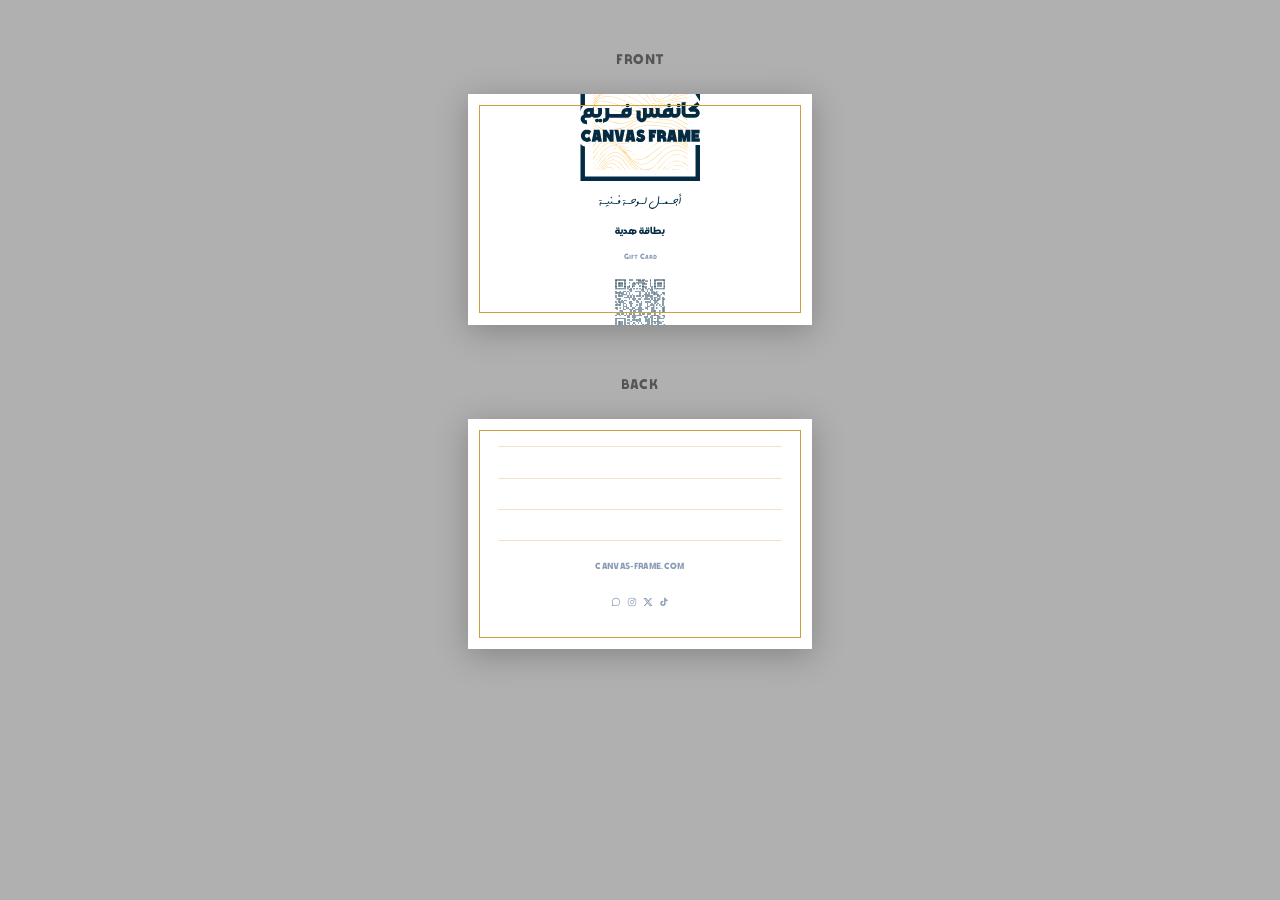
<file: gift-card.html>
<!DOCTYPE html>
<html lang="ar" dir="rtl">
<head>
<meta charset="UTF-8">
<meta name="viewport" content="width=device-width, initial-scale=1.0">
<title>كانفس فريم — بطاقة هدية | Canvas Frame — Gift Card</title>

<!-- Open Graph -->
<meta property="og:type" content="website">
<meta property="og:title" content="كانفس فريم — بطاقة هدية | Canvas Frame — Gift Card">
<meta property="og:description" content="بطاقة هدية من كانفس فريم | A gift from Canvas Frame">
<meta property="og:image" content="https://aboodsu-source.github.io/canvas-frame/logo.svg">
<meta property="og:url" content="https://aboodsu-source.github.io/canvas-frame/gift-card.html">
<meta property="og:site_name" content="Canvas Frame">
<meta property="og:locale" content="ar_SA">
<meta property="og:locale:alternate" content="en_US">

<!-- Twitter Card -->
<meta name="twitter:card" content="summary_large_image">
<meta name="twitter:site" content="@canvasframe_sa">
<meta name="twitter:title" content="كانفس فريم — بطاقة هدية | Canvas Frame — Gift Card">
<meta name="twitter:description" content="بطاقة هدية من كانفس فريم | A gift from Canvas Frame">
<meta name="twitter:image" content="https://aboodsu-source.github.io/canvas-frame/logo.svg">

<!-- TikTok -->
<meta name="tiktok:card" content="summary_large_image">
<meta name="tiktok:title" content="كانفس فريم — بطاقة هدية | Canvas Frame — Gift Card">
<meta name="tiktok:description" content="بطاقة هدية من كانفس فريم | A gift from Canvas Frame">
<meta name="tiktok:image" content="https://aboodsu-source.github.io/canvas-frame/logo.svg">
<meta name="tiktok:site" content="@canvasframe_sa">

<!-- General -->
<meta name="description" content="بطاقة هدية من كانفس فريم | A gift from Canvas Frame">
<meta name="theme-color" content="#032b44">
<style>
  @font-face {
    font-family: 'DG Tebian';
    src: url('fonts/DGTebian-Black.ttf') format('truetype');
    font-weight: 900;
    font-style: normal;
    font-display: swap;
  }
  @font-face {
    font-family: 'DG Tebian';
    src: url('fonts/DGTebian-Bold.ttf') format('truetype');
    font-weight: 700;
    font-style: normal;
    font-display: swap;
  }
  @font-face {
    font-family: 'DG Tebian';
    src: url('fonts/DGTebian-Regular.ttf') format('truetype');
    font-weight: 400;
    font-style: normal;
    font-display: swap;
  }

  :root {
    --navy: #032b44;
    --gold: #c9a23c;
    --white: #ffffff;
    --muted: #8a9bb5;
  }

  * { box-sizing: border-box; margin: 0; padding: 0; }

  body {
    background: #b0b0b0;
    display: flex;
    flex-direction: column;
    align-items: center;
    gap: 50px;
    padding: 50px 20px;
    font-family: 'DG Tebian', 'Segoe UI', Tahoma, sans-serif;
    -webkit-font-smoothing: antialiased;
  }

  .label {
    font-size: 11px;
    color: #555;
    text-transform: uppercase;
    letter-spacing: 0.1em;
    margin-bottom: -30px;
  }

  /* ═══════════════ CARD ═══════════════ */
  .card {
    width: 91mm;
    height: 61mm;
    background: var(--white);
    position: relative;
    overflow: hidden;
    box-shadow: 0 6px 30px rgba(0,0,0,0.25);
    flex-shrink: 0;
  }

  /* Gold border frame */
  .card::before {
    content: '';
    position: absolute;
    top: 3mm; left: 3mm; right: 3mm; bottom: 3mm;
    border: 0.35mm solid var(--gold);
    pointer-events: none;
    z-index: 2;
  }

  /* Corner accents */
  .c { position: absolute; width: 8px; height: 8px; z-index: 3; }
  .c::before, .c::after { content: ''; position: absolute; background: var(--gold); }
  .c::before { width: 8px; height: 1px; }
  .c::after  { width: 1px; height: 8px; }
  .c.tl { top: 3mm; right: 3mm; }    .c.tl::before { top:0; right:0; }    .c.tl::after { top:0; right:0; }
  .c.tr { top: 3mm; left: 3mm;  }    .c.tr::before { top:0; left:0;  }    .c.tr::after { top:0; left:0;  }
  .c.bl { bottom: 3mm; right: 3mm; } .c.bl::before { bottom:0; right:0; } .c.bl::after { bottom:0; right:0; }
  .c.br { bottom: 3mm; left: 3mm;  } .c.br::before { bottom:0; left:0;  } .c.br::after { bottom:0; left:0;  }

  /* ═══════════════ FRONT ═══════════════ */
  .front .inner {
    position: absolute;
    inset: 6mm;
    display: flex;
    flex-direction: column;
    align-items: center;
    justify-content: center;
    gap: 3mm;
    z-index: 1;
  }

  .front .logo {
    width: 32mm;
    height: auto;
  }

  .front .slogan {
    width: 22mm;
    height: auto;
  }

  .front .qr-area {
    display: flex;
    flex-direction: column;
    align-items: center;
    gap: 1mm;
    margin-top: 1mm;
  }

  .front .qr-box {
    width: 13mm;
    height: 13mm;
    display: flex;
    align-items: center;
    justify-content: center;
  }

  .front .qr-box canvas {
    width: 100%;
    height: 100%;
    display: block;
  }

  .front .hint {
    font-size: 4pt;
    color: var(--muted);
    text-align: center;
    font-weight: 400;
    letter-spacing: 0.02em;
  }

  .front .gift-title {
    font-size: 6pt;
    font-weight: 700;
    color: var(--navy);
    text-align: center;
    margin-top: 1mm;
  }

  .front .gift-title-en {
    font-size: 4.5pt;
    color: var(--muted);
    text-align: center;
    font-weight: 400;
  }

  /* ═══════════════ BACK ═══════════════ */
  .back .inner {
    position: absolute;
    inset: 8mm;
    display: flex;
    flex-direction: column;
    justify-content: center;
    align-items: center;
    z-index: 1;
  }

  .back .lines-wrap {
    width: 100%;
    display: flex;
    flex-direction: column;
    gap: 8mm;
  }

  .back .line {
    border-bottom: 0.2mm solid var(--gold);
    opacity: 0.3;
    width: 100%;
    height: 0;
  }

  .back .url {
    font-size: 5pt;
    color: var(--muted);
    font-weight: 400;
    letter-spacing: 0.05em;
    margin-top: 5mm;
  }

  /* ═══════════════ PRINT ═══════════════ */
  @media print {
    body { background: none; margin: 0; padding: 0; gap: 0; }
    .label { display: none; }
    .card {
      box-shadow: none;
      page-break-after: always;
      -webkit-print-color-adjust: exact;
      print-color-adjust: exact;
    }
    .card:last-child { page-break-after: avoid; }
  }

  @page {
    size: 91mm 61mm;
    margin: 0;
  }
</style>
</head>
<body>

<!-- ════════════════════ FRONT ════════════════════ -->
<p class="label">Front</p>
<div class="card front">
  <span class="c tl"></span><span class="c tr"></span>
  <span class="c bl"></span><span class="c br"></span>
  <div class="inner">
    <img src="logo.svg" class="logo" alt="CANVAS FRAME">
    <img src="slogan.svg" class="slogan" alt="أجمل لوحة فنية">
    <p class="gift-title">بطاقة هدية</p>
    <p class="gift-title-en">Gift Card</p>
    <div class="qr-area">
      <div class="qr-box"><canvas id="qrCanvas"></canvas></div>
      <p class="hint">امسح الكود لزيارة قصتنا<br><span style="font-size:3.5pt;color:#8a9bb5;">Scan to visit our story</span></p>
    </div>
  </div>
</div>

<!-- ════════════════════ BACK ════════════════════ -->
<p class="label">Back</p>
<div class="card back">
  <span class="c tl"></span><span class="c tr"></span>
  <span class="c bl"></span><span class="c br"></span>
  <div class="inner">
    <div class="lines-wrap">
      <div class="line"></div>
      <div class="line"></div>
      <div class="line"></div>
      <div class="line"></div>
    </div>
    <p class="url">CANVAS-FRAME.COM</p>
    <div style="display:flex;gap:6px;margin-top:3mm;align-items:center;">
      <a href="https://www.tiktok.com/@canvasframe_sa" target="_blank" style="text-decoration:none;">
        <svg viewBox="0 0 24 24" fill="#8a9bb5" width="10" height="10"><path d="M19.59 6.69a4.83 4.83 0 01-3.77-4.25V2h-3.45v13.67a2.89 2.89 0 01-2.88 2.5 2.89 2.89 0 01-2.89-2.89 2.89 2.89 0 012.89-2.89c.28 0 .54.04.79.1v-3.5a6.37 6.37 0 00-.79-.05A6.34 6.34 0 003.15 15.2a6.34 6.34 0 006.34 6.34 6.34 6.34 0 006.34-6.34V8.75a8.18 8.18 0 004.76 1.52V6.8a4.84 4.84 0 01-1-.11z"/></svg>
      </a>
      <a href="https://x.com/canvasframe_sa" target="_blank" style="text-decoration:none;">
        <svg viewBox="0 0 24 24" fill="#8a9bb5" width="10" height="10"><path d="M18.244 2.25h3.308l-7.227 8.26 8.502 11.24H16.17l-5.214-6.817L4.99 21.75H1.68l7.73-8.835L1.254 2.25H8.08l4.713 6.231zm-1.161 17.52h1.833L7.084 4.126H5.117z"/></svg>
      </a>
      <a href="https://instagram.com/canvasframe.sa" target="_blank" style="text-decoration:none;">
        <svg viewBox="0 0 24 24" fill="none" stroke="#8a9bb5" stroke-width="1.6" width="10" height="10"><rect x="3" y="3" width="18" height="18" rx="5"/><circle cx="12" cy="12" r="4"/><circle cx="17.2" cy="6.8" r="1"/></svg>
      </a>
      <a href="https://wa.me/966536234521" target="_blank" style="text-decoration:none;">
        <svg viewBox="0 0 24 24" fill="#8a9bb5" width="10" height="10"><path d="M12.04 2C6.58 2 2.13 6.45 2.13 11.91c0 1.75.46 3.39 1.26 4.81L2 22l5.42-1.35a9.89 9.89 0 0 0 4.62 1.14h.01c5.46 0 9.91-4.45 9.91-9.91C21.96 6.45 17.5 2 12.04 2Zm0 18.02h-.01a8.2 8.2 0 0 1-4.19-1.15l-.3-.18-3.12.78.83-3.04-.2-.31a8.19 8.19 0 0 1-1.26-4.4c0-4.53 3.69-8.22 8.24-8.22 2.2 0 4.27.86 5.83 2.42a8.17 8.17 0 0 1 2.41 5.82c0 4.53-3.69 8.22-8.23 8.22Z"/></svg>
      </a>
    </div>
  </div>
</div>

<script src="qrcodegen.js"></script>
<script>
(function() {
  var url = 'https://aboodsu-source.github.io/canvas-frame/care.html';
  var qr = qrcode(0, 'M');
  qr.addData(url);
  qr.make();

  var canvas = document.getElementById('qrCanvas');
  var ctx = canvas.getContext('2d');
  var modules = qr.getModuleCount();
  var cellSize = 500 / modules;
  canvas.width = 500;
  canvas.height = 500;

  ctx.fillStyle = '#ffffff';
  ctx.fillRect(0, 0, 500, 500);

  ctx.fillStyle = 'rgba(3, 43, 68, 0.45)';
  for (var r = 0; r < modules; r++) {
    for (var c = 0; c < modules; c++) {
      if (qr.isDark(r, c)) {
        ctx.fillRect(
          Math.round(c * cellSize),
          Math.round(r * cellSize),
          Math.ceil(cellSize),
          Math.ceil(cellSize)
        );
      }
    }
  }
})();
</script>

</body>
</html>
</file>
<file: brand.css>
/* ============================================================
   Canvas Frame — shared design system
   One file. Every customer-facing page links it. Change a token
   here and all pages move together.

   Type rule: Arabic is DG Tebian. Every Latin string is set in
   mono, uppercase and tracked — it reads as stamped data next to
   the Arabic voice. Never put Arabic inside .stamp; the mono
   stack has no Arabic glyphs and will fall back inconsistently.
   ============================================================ */

@font-face {
  font-family: 'DG Tebian';
  src: url('fonts/DGTebian-Black.ttf') format('truetype');
  font-weight: 900; font-style: normal; font-display: swap;
}
@font-face {
  font-family: 'DG Tebian';
  src: url('fonts/DGTebian-Bold.ttf') format('truetype');
  font-weight: 700; font-style: normal; font-display: swap;
}
@font-face {
  font-family: 'DG Tebian';
  src: url('fonts/DGTebian-Regular.ttf') format('truetype');
  font-weight: 400; font-style: normal; font-display: swap;
}

:root {
  /* brand */
  --navy:      #032b44;
  --gold:      #c9a23c;

  /* ground */
  --paper:     #e8e7e3;
  --card:      #f6f5f3;
  --ink:       #14181c;
  --ink-soft:  #5c6269;
  --rule:      #cfcdc8;

  /* the one action a page wants most */
  --lead-bg:   #032b44;
  --lead-fg:   #f6f5f3;
  --lead-soft: rgba(255,255,255,.7);

  --wa:        #25d366;

  --mono: ui-monospace, SFMono-Regular, "SF Mono", "Cascadia Mono", Menlo, Consolas, monospace;
  --ar:   'DG Tebian', 'Segoe UI', Tahoma, sans-serif;

  --measure: 420px;
  --radius:  4px;
}

/* Light only, on purpose. Following the visitor's OS preference would mean
   half of them meet a different-looking brand — and these pages are reached
   by scanning a badge, so first impression is the whole impression. */

* { margin: 0; padding: 0; box-sizing: border-box; }

/* stops the browser painting scrollbars and form controls dark
   for visitors whose OS is in dark mode */
html { -webkit-text-size-adjust: 100%; color-scheme: light; }

body {
  background: var(--paper);
  color: var(--ink);
  font-family: var(--ar);
  line-height: 1.75;
  -webkit-font-smoothing: antialiased;
  display: flex;
  flex-direction: column;
  align-items: center;
  min-height: 100svh;
  padding: 0 20px;
}

.wrap { width: 100%; max-width: var(--measure); }

/* ── Utility face: every Latin string on the site ── */
.stamp {
  font-family: var(--mono);
  font-size: 10.5px;
  letter-spacing: 0.16em;
  text-transform: uppercase;
  color: var(--ink-soft);
  font-weight: 500;
}

/* ── Statement: the block that opens a page ──
   No logo lockup above it. On the badge page they just scanned the
   mark; on the others the footer carries it. */
.statement { padding: 64px 0 36px; }
.statement .stamp { display: block; margin-bottom: 14px; }

/* ── Landing page (contact.html): everything centred ──
   The card's QR lands here, so the page opens like a formal centred
   statement, not a right-aligned column. Scoped to the body class —
   the other pages keep the RTL column. */
.page-contact .statement,
.page-contact .statement .stamp,
.page-contact .card p { text-align: center; }

/* Heavy Arabic needs more leading than Latin: ascenders (ا ل ط ك) and
   descenders (ج ح خ ع م ي) stack vertically and collide at tight values. */
h1 {
  font-size: clamp(30px, 9vw, 38px);
  font-weight: 900;
  line-height: 1.5;
  letter-spacing: -0.01em;
  color: var(--navy);
}

/* second fragment of a two-part headline: the invitation, not the claim */
h1 span, h1 em {
  display: block;
  margin-top: 0.18em;
  font-style: normal;
  font-weight: 400;
  color: var(--ink-soft);
}

h2 {
  font-size: 22px;
  font-weight: 700;
  color: var(--navy);
  line-height: 1.55;
}

p { font-size: 16px; font-weight: 400; line-height: 1.95; }

.muted { color: var(--ink-soft); }

/* ── Card: any grouped block of content ── */
.card {
  background: var(--card);
  border: 1px solid var(--rule);
  border-radius: var(--radius);
  padding: 28px 22px;
  margin-bottom: 14px;
}

.card > h2 + .stamp { display: block; margin: 2px 0 22px; }
.card > p + p { margin-top: 14px; }
.card > .btn-stack { margin-top: 22px; }

/* ── Action row: label + stamped sub-label + chevron ── */
.actions { display: grid; gap: 10px; }

.action {
  display: grid;
  grid-template-columns: 1fr auto;
  align-items: center;
  gap: 16px;
  padding: 18px 20px;
  background: var(--card);
  border: 1px solid var(--rule);
  border-radius: var(--radius);
  text-decoration: none;
  color: inherit;
  transition: border-color .18s, transform .18s;
}
.action:hover,
.action:focus-visible { border-color: var(--gold); transform: translateX(-2px); }
.action:focus-visible { outline: 2px solid var(--gold); outline-offset: 3px; }

.action-ar { font-size: 17px; font-weight: 700; color: var(--navy); }
.action .stamp { display: block; margin-top: 1px; }

.action--lead { background: var(--lead-bg); border-color: var(--lead-bg); }
.action--lead .action-ar { color: var(--lead-fg); }
.action--lead .stamp { color: var(--lead-soft); }

.arrow {
  width: 22px; height: 22px;
  fill: none;
  stroke: var(--gold);
  stroke-width: 1.5;
  transition: transform .18s;
}
.action:hover .arrow { transform: translateX(-4px); }

/* ── Numbered step: only for content that really is a sequence ── */
.step {
  display: flex;
  gap: 14px;
  margin-bottom: 22px;
  align-items: flex-start;
}
.step:last-child { margin-bottom: 0; }

/* One 30px icon column for both steps and tips, so the text edge is
   identical down the whole card. line-height:1 or the mono digit sits
   low inside the circle. */
.step-num {
  width: 30px; height: 30px;
  flex-shrink: 0;
  display: grid; place-items: center;
  border: 1px solid var(--navy);
  border-radius: 50%;
  font-family: var(--mono);
  font-size: 12px;
  font-weight: 500;
  line-height: 1;
  color: var(--navy);
}

.step-title { font-size: 16px; font-weight: 700; color: var(--navy); line-height: 1.5; }
.step .stamp { display: block; margin-top: 2px; }

/* ── Tip: a flat list, no numbers — order carries no meaning ── */
.tip {
  display: flex;
  gap: 14px;
  align-items: flex-start;
  padding: 16px 0;
  border-top: 1px solid var(--rule);
}
.tip:first-of-type { border-top: 0; padding-top: 0; }
.tip:last-child { padding-bottom: 0; }

/* SVG, never emoji: emoji render at a different size, weight and
   baseline on every platform, so they cannot be aligned. */
.tip-icon {
  width: 30px; height: 30px;
  flex-shrink: 0;
  display: grid; place-items: center;
}
.tip-icon svg {
  width: 21px; height: 21px;
  fill: none;
  stroke: var(--gold);
  stroke-width: 1.5;
  stroke-linecap: round;
  stroke-linejoin: round;
}

.tip-title { font-size: 16px; font-weight: 700; color: var(--navy); line-height: 1.5; }
.tip .stamp { display: block; margin-top: 2px; }

/* Latin inside an RTL page: render each run left-to-right so trailing
   punctuation lands correctly. Inline stamps inherit their position from
   the parent; the block ones need pushing back to the RTL edge, except in
   the footer where they are centred grid items. */
.stamp { direction: ltr; }
.statement .stamp,
.card > h2 + .stamp,
.step .stamp,
.tip .stamp,
.action .stamp { text-align: right; }

/* ── Buttons ──
   Grid, not centred flex. Centring each button independently puts its
   icon wherever its own label happens to end, so a stack of two lands
   the icons on two different axes. A fixed icon column gives every
   button in the stack one shared axis and one shared text edge; the
   min-height keeps them the same size when one label wraps. */
.btn {
  display: grid;
  grid-template-columns: 22px 1fr;
  align-items: center;
  gap: 12px;
  min-height: 58px;
  padding: 11px 18px;
  border: 1px solid var(--navy);
  border-radius: var(--radius);
  background: none;
  color: var(--navy);
  text-decoration: none;
  font-size: 16px;
  font-weight: 700;
  line-height: 1.5;
  text-align: right;
  transition: background .18s, color .18s, border-color .18s;
}
.btn svg { width: 20px; height: 20px; fill: currentColor; justify-self: center; }
.btn .stamp { display: block; text-align: right; color: inherit; opacity: .62; margin-top: 1px; }
.btn:hover, .btn:focus-visible { background: var(--navy); color: var(--paper); }
.btn:focus-visible { outline: 2px solid var(--gold); outline-offset: 3px; }

.btn--wa { border-color: var(--wa); color: var(--wa); }
.btn--wa:hover, .btn--wa:focus-visible { background: var(--wa); color: #fff; }

.btn-stack { display: grid; gap: 10px; }

/* ── Social ── */
.social {
  display: flex;
  justify-content: center;
  gap: 8px;
  margin-top: 32px;
  padding-top: 28px;
  border-top: 1px solid var(--rule);
}
.social a {
  width: 46px; height: 46px;
  display: grid; place-items: center;
  border: 1px solid var(--rule);
  border-radius: var(--radius);
  transition: border-color .18s, background .18s;
}
.social a:hover, .social a:focus-visible { border-color: var(--gold); background: var(--card); }
.social a:focus-visible { outline: 2px solid var(--gold); outline-offset: 3px; }
.social svg { width: 18px; height: 18px; fill: var(--ink-soft); }
.social a:hover svg { fill: var(--navy); }

/* ── Footer ── */
footer {
  text-align: center;
  padding: 30px 0 40px;
  display: grid;
  gap: 6px;
  justify-items: center;
}
footer a { color: inherit; text-decoration: none; border-bottom: 1px solid var(--gold); }

/* ── Rule with a mark: separates movements within a page ── */
.divider {
  display: flex;
  align-items: center;
  gap: 12px;
  margin: 30px 0;
  color: var(--gold);
}
.divider::before, .divider::after {
  content: '';
  flex: 1;
  height: 1px;
  background: var(--rule);
}
/* SVG, not a ✦ dingbat: the OS swaps that for a colour emoji font and
   ignores `color`, so the mark came out orange instead of brand gold. */
.divider svg { width: 9px; height: 9px; fill: var(--gold); display: block; }

@media (prefers-reduced-motion: reduce) {
  * { transition: none !important; animation: none !important; }
}

@media print {
  body { background: none; }
  .card, .action { border: 1px solid #ddd; }
  .social, .actions { break-inside: avoid; }
}
</file>
